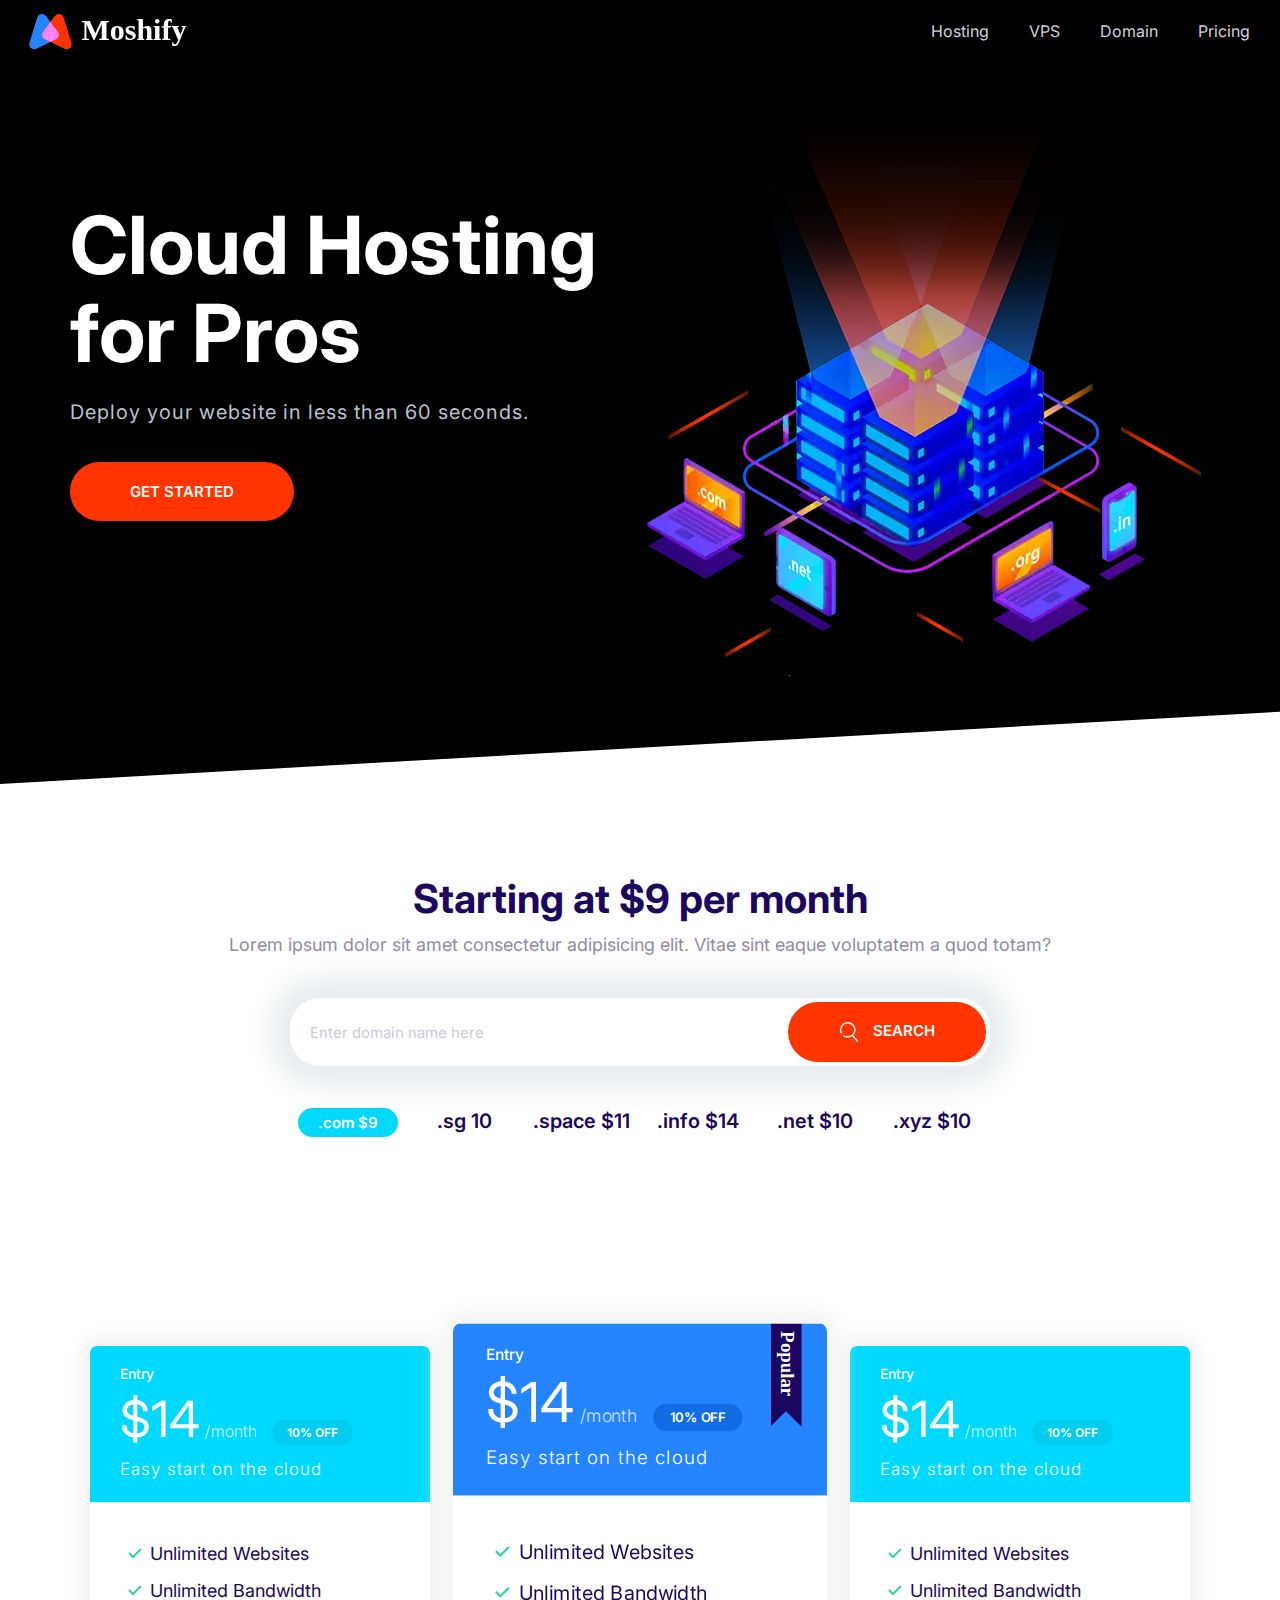
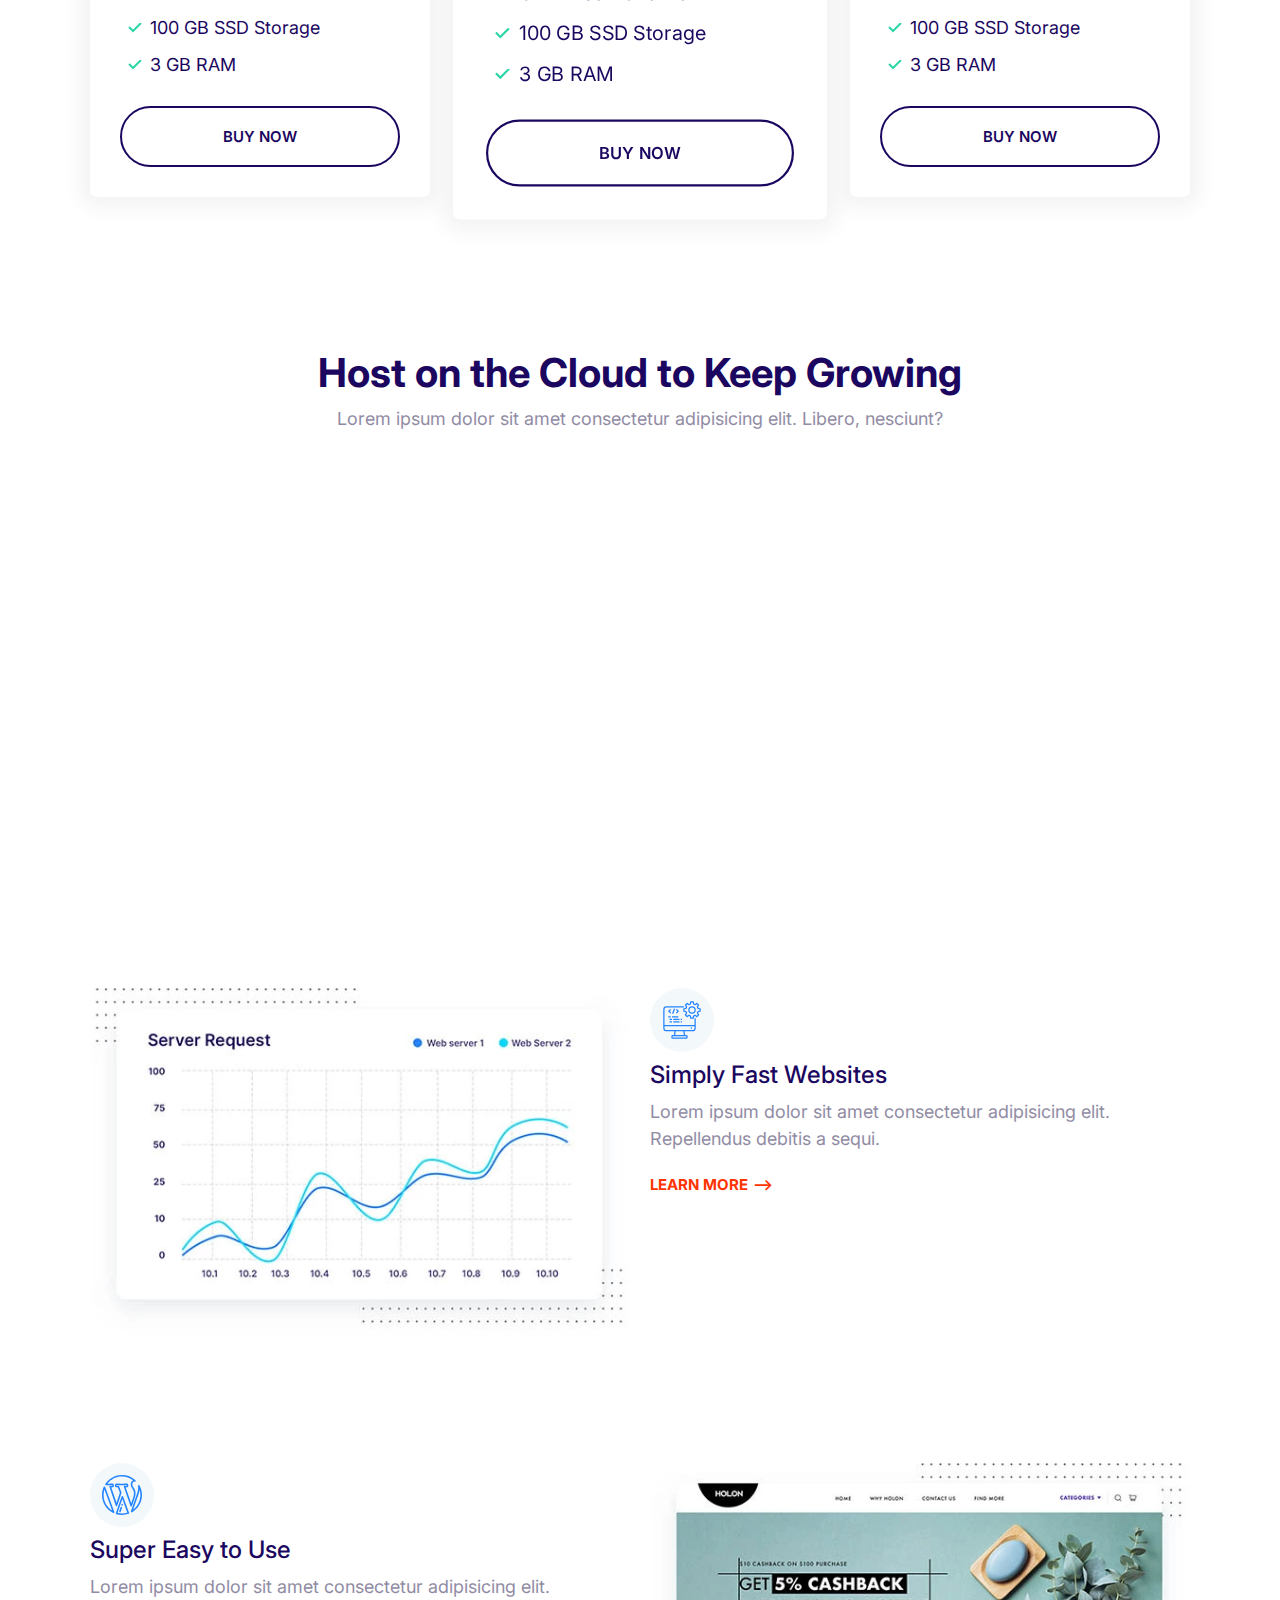
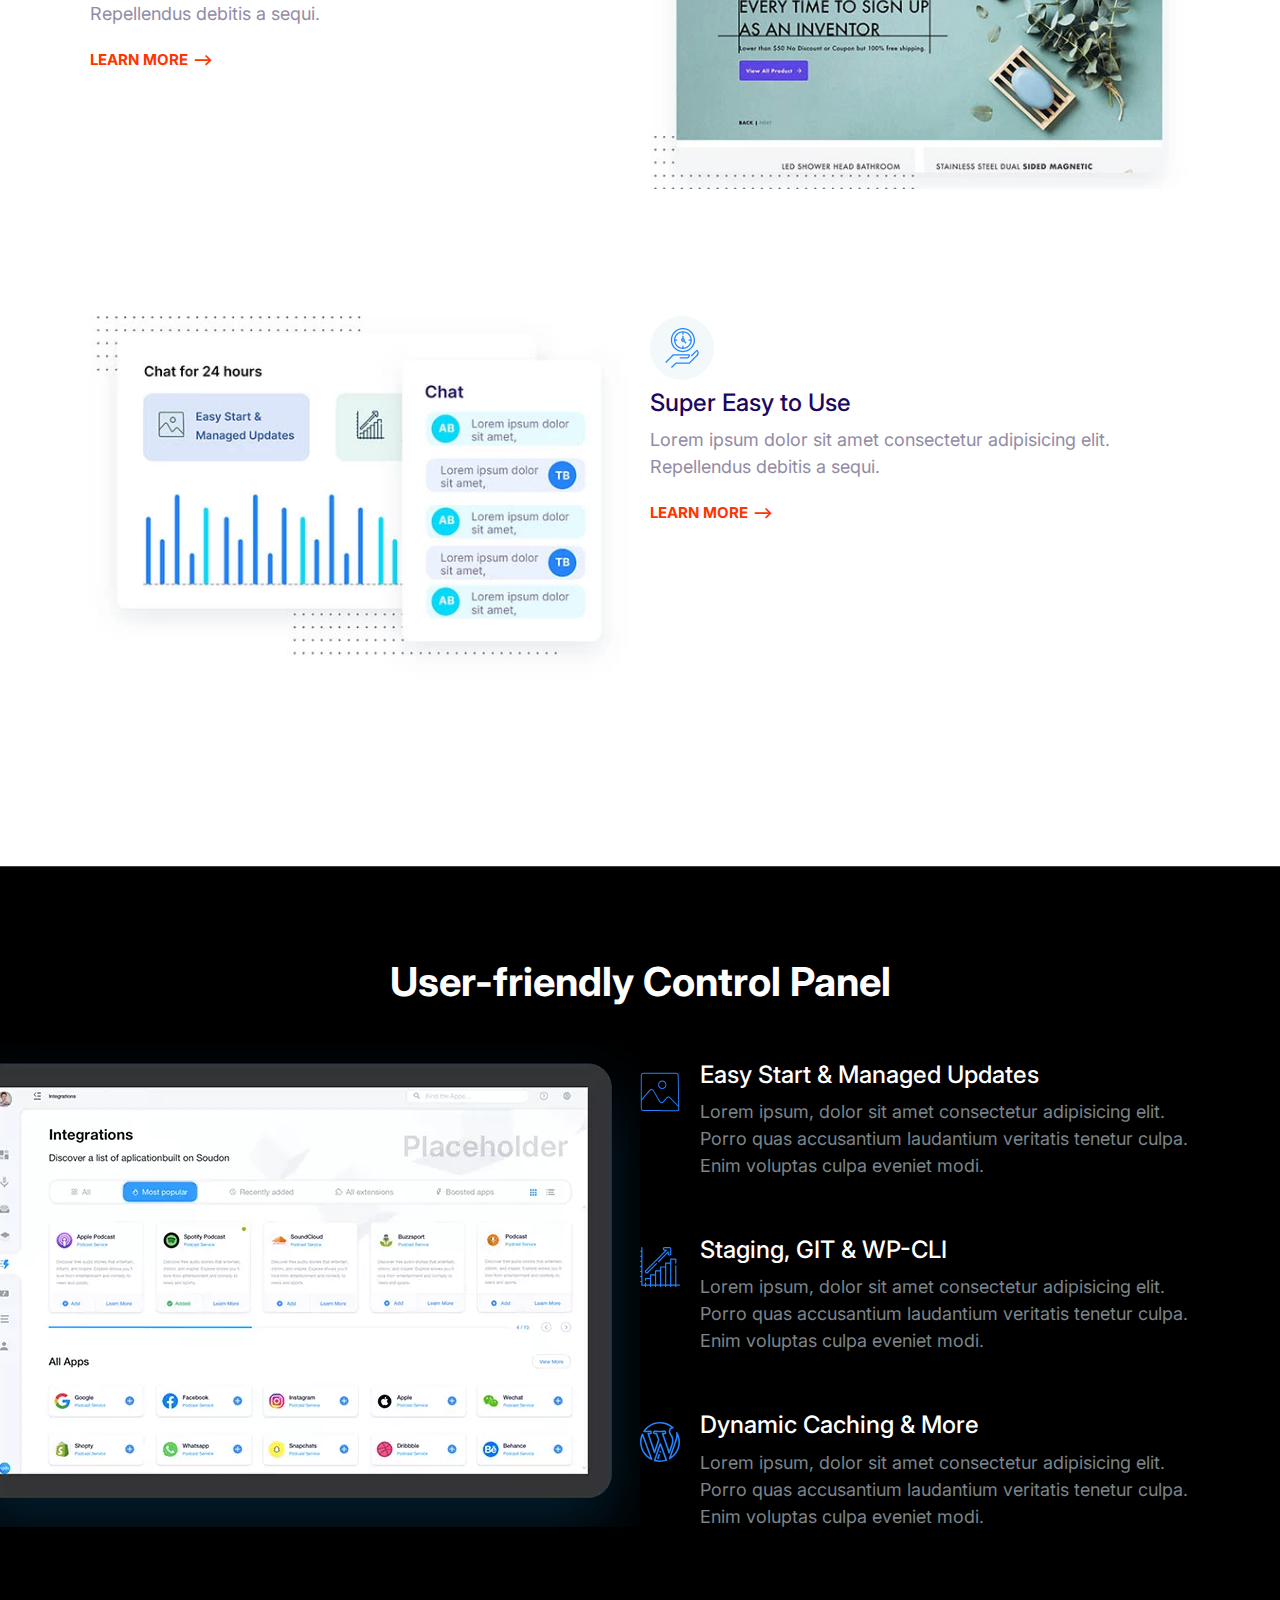
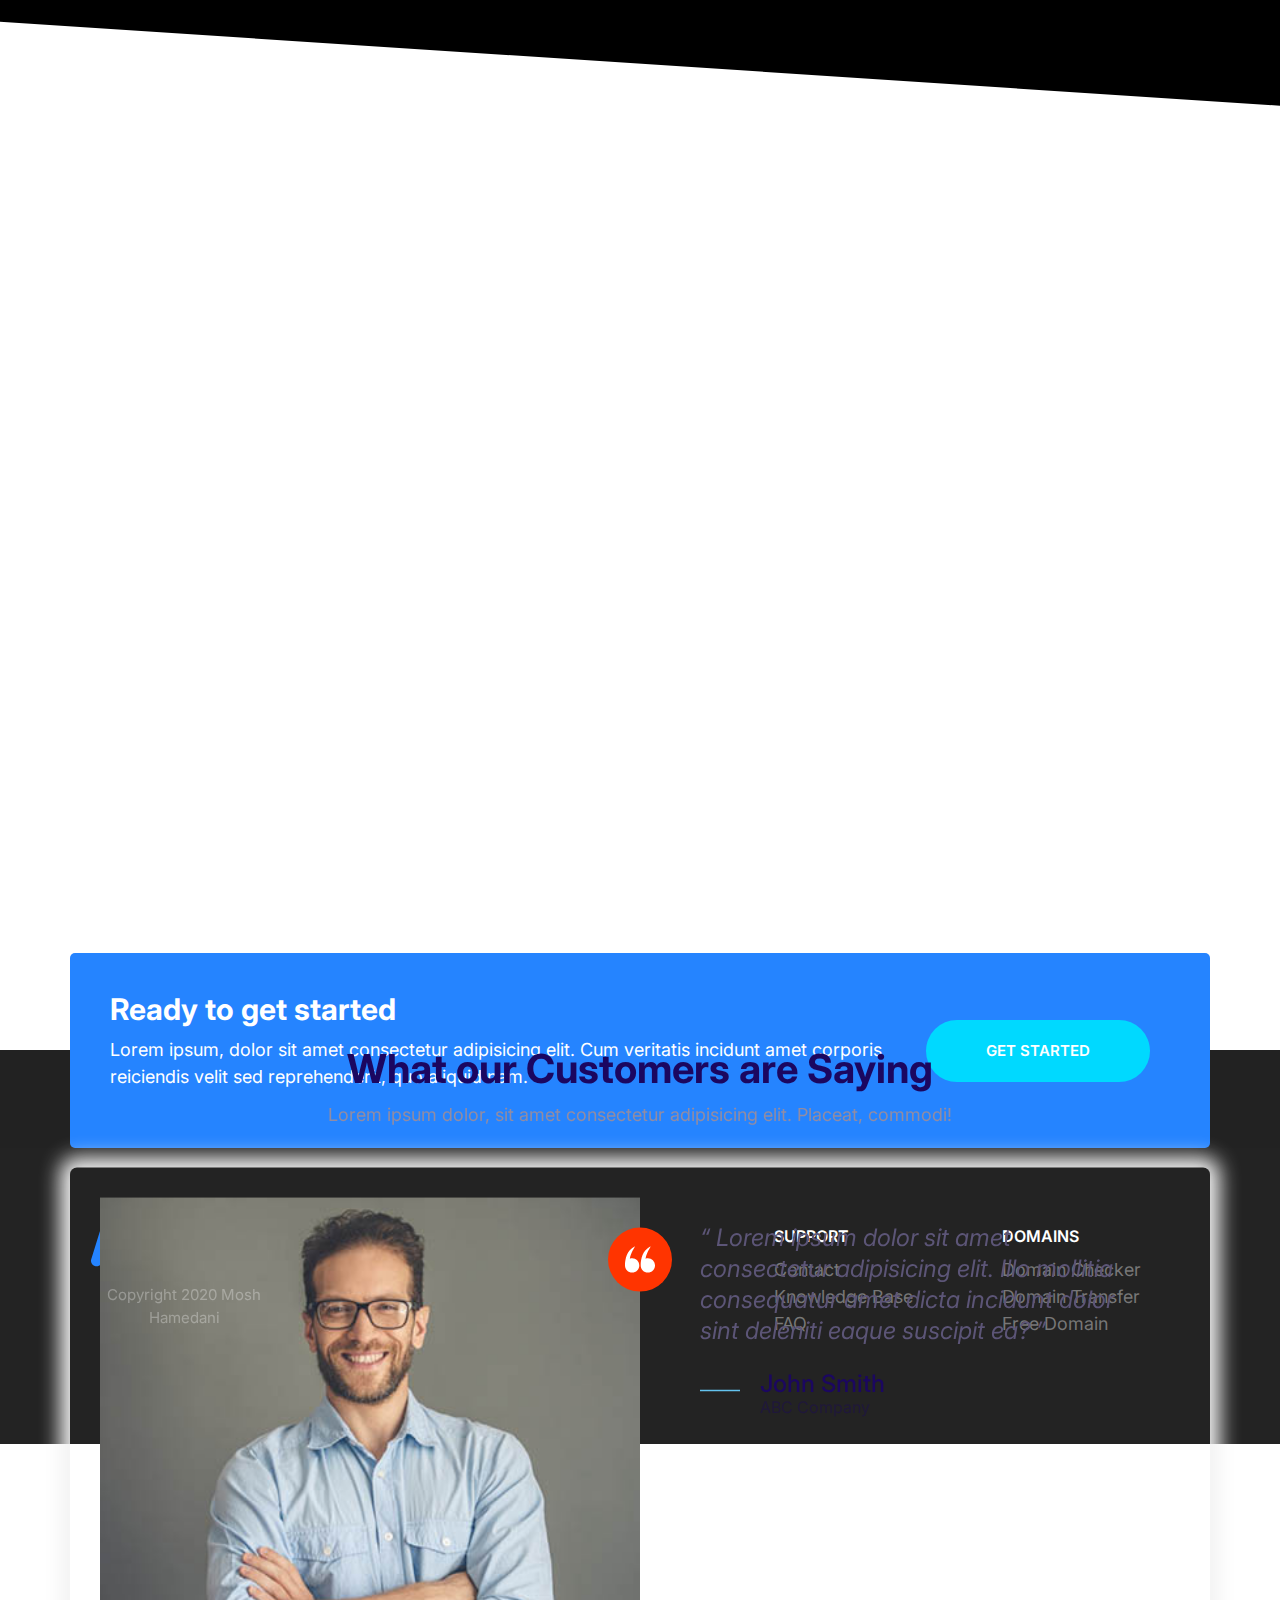
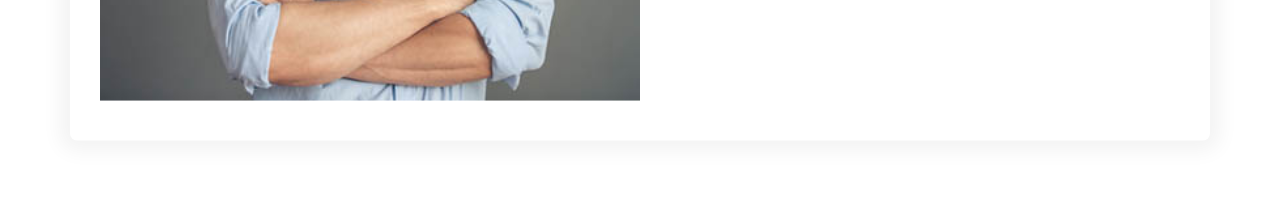
<file: index.html>
<!DOCTYPE html>
<html lang="en">
  <head>
    <meta charset="UTF-8" />
    <meta name="viewport" content="width=device-width, initial-scale=1.0" />
    <meta name="description" content="Deploy your website in 60secs">
    <title>Moshify - Go online for Just $9</title>
    <link rel="preconnect" href="https://fonts.googleapis.com" />
    <link rel="preconnect" href="https://fonts.gstatic.com" crossorigin />
    <link
      href="https://fonts.googleapis.com/css2?family=Inter:wght@400;600;700&family=Noto+Serif:ital,wght@1,100&family=Poppins:wght@300;900&family=Roboto:ital,wght@0,300;1,300&display=swap"
      rel="stylesheet"
    />
    <link rel="stylesheet" href="css/normalize.css" />
    <link rel="stylesheet" href="css/styles.css" />
    <link rel="stylesheet" href="https://unpkg.com/aos@next/dist/aos.css" />
  </head>
  <body>
    <header>
      <nav class="nav collapsible">
        <a class="nav__brand" href="/"><img src="images/logo.svg" alt="" /></a>
        <svg class="icon icon--white nav__toggler">
          <use xlink:href="images/sprite.svg#menu"></use>
        </svg>
        <ul class="list nav__list collapsible__content">
          <li class="nav__item"><a href="#">Hosting</a></li>
          <li class="nav__item"><a href="#">VPS</a></li>
          <li class="nav__item"><a href="#">Domain</a></li>
          <li class="nav__item"><a href="#">Pricing</a></li>
        </ul>
      </nav>
    </header>
    <section class="block block--dark block--skewed-left hero">
      <div class="container grid grid--1x2">
        <header class="block__header hero__content">
          <h1 class="block__heading">Cloud Hosting for Pros</h1>
          <p class="hero__tagline">
            Deploy your website in less than 60 seconds.
          </p>
          <a href="" class="btn btn--accent btn--stretched">Get Started</a>
        </header>
        <picture>
          <source
            type="image/webp"
            srcset="images/banner.webp 1x, images/banner@2x.webp 2x" />
          <source
            type="image/png"
            srcset="images/banner.png 1x, images/banner@2x.png 2x" />
          <img class="hero__image" src="images/banner.png" alt=""
        /></picture>
      </div>
    </section>
    <section class="block container block-domain">
      <header class="block__header">
        <h2>Starting at $9 per month</h2>
        <p>
          Lorem ipsum dolor sit amet consectetur adipisicing elit. Vitae sint
          eaque voluptatem a quod totam?
        </p>
      </header>
      <div class="input-group">
        <input type="text" class="input" placeholder="Enter domain name here" />
        <button class="btn btn--accent">
          <svg class="icon icon--white">
            <use xlink:href="images/sprite.svg#search"></use>
          </svg>
          Search
        </button>
      </div>
      <ul class="list block-domain__prices">
        <li><span class="badge badge--secondary">.com $9</span></li>
        <li>.sg 10</li>
        <li>.space $11</li>
        <li>.info $14</li>
        <li>.net $10</li>
        <li>.xyz $10</li>
      </ul>
    </section>
    <section class="block container block-plans">
      <div class="grid grid--1x3">
        <div class="plan">
          <div class="card card--secondary">
            <header class="card__header">
              <h3 class="plan__name">Entry</h3>
              <span class="plan__price">$14</span>
              <span class="plan__billing-cycle">/month</span>
              <span class="badge badge--secondary badge--small">10% OFF</span>
              <span class="plan__description">Easy start on the cloud</span>
            </header>
            <div class="card__body">
              <ul class="list list--tick">
                <li class="list__item">Unlimited Websites</li>
                <li class="list__item">Unlimited Bandwidth</li>
                <li class="list__item">100 GB SSD Storage</li>
                <li class="list__item">3 GB RAM</li>
              </ul>
              <button class="btn btn--outline btn--block">Buy Now</button>
            </div>
          </div>
        </div>
        <div class="plan plan--popular">
          <div class="card card--primary">
            <header class="card__header">
              <h3 class="plan__name">Entry</h3>
              <span class="plan__price">$14</span>
              <span class="plan__billing-cycle">/month</span>
              <span class="badge badge--primary badge--small">10% OFF</span>
              <span class="plan__description">Easy start on the cloud</span>
            </header>
            <div class="card__body">
              <ul class="list list--tick">
                <li class="list__item">Unlimited Websites</li>
                <li class="list__item">Unlimited Bandwidth</li>
                <li class="list__item">100 GB SSD Storage</li>
                <li class="list__item">3 GB RAM</li>
              </ul>
              <button class="btn btn--outline btn--block">Buy Now</button>
            </div>
          </div>
        </div>
        <div class="plan">
          <div class="card card--secondary">
            <header class="card__header">
              <h3 class="plan__name">Entry</h3>
              <span class="plan__price">$14</span>
              <span class="plan__billing-cycle">/month</span>
              <span class="badge badge--secondary badge--small">10% OFF</span>
              <span class="plan__description">Easy start on the cloud</span>
            </header>
            <div class="card__body">
              <ul class="list list--tick">
                <li class="list__item">Unlimited Websites</li>
                <li class="list__item">Unlimited Bandwidth</li>
                <li class="list__item">100 GB SSD Storage</li>
                <li class="list__item">3 GB RAM</li>
              </ul>
              <button class="btn btn--outline btn--block">Buy Now</button>
            </div>
          </div>
        </div>
      </div>
    </section>
    <section class="block container">
      <header class="block__header">
        <h2>Host on the Cloud to Keep Growing</h2>
        <p>
          Lorem ipsum dolor sit amet consectetur adipisicing elit. Libero,
          nesciunt?
        </p>
      </header>
      <article class="grid grid--1x2 feature">
        <div class="feature__content" data-aos="fade-right">
          <span class="icon-container">
            <svg class="icon icon--primary">
              <use xlink:href="images/sprite.svg#easy"></use>
            </svg>
          </span>
          <h3 class="feature__heading">Super Easy to Use</h3>
          <p>
            Lorem ipsum dolor sit amet consectetur adipisicing elit. Repellendus
            debitis a sequi.
          </p>
          <a href="" class="link-arrow">Learn More</a>
        </div>
        <picture data-aos="zoom-in-left">
          <source
            type="image/webp"
            srcset="images/easy.webp 1x, images/easy@2x.webp 2x"
          />
          <source
            type="image/jpg"
            srcset="images/easy.jpg 1x, images/easy@2x.jpg 2x"
          />
          <img class="feature__image" src="images/easy@2x.jpg" alt="" />
        </picture>
      </article>
      <article class="grid grid--1x2 feature">
        <div class="feature__content">
          <span class="icon-container">
            <svg class="icon icon--primary">
              <use xlink:href="images/sprite.svg#computer"></use>
            </svg>
          </span>
          <h3 class="feature__heading">Simply Fast Websites</h3>
          <p>
            Lorem ipsum dolor sit amet consectetur adipisicing elit. Repellendus
            debitis a sequi.
          </p>
          <a href="" class="link-arrow">Learn More</a>
        </div>
        <picture>
          <source
            type="image/webp"
            srcset="images/fast.webp 1x, images/fast@2x.webp 2x"
          />
          <source
            type="image/jpg"
            srcset="images/fast.jpg 1x, images/fast@2x.jpg 2x"
          />
          <img class="feature__image" src="images/fast@2x.jpg" alt="" />
        </picture>
      </article>
      <article class="grid grid--1x2 feature">
        <div class="feature__content">
          <span class="icon-container">
            <svg class="icon icon--primary">
              <use xlink:href="images/sprite.svg#wordpress"></use>
            </svg>
          </span>
          <h3 class="feature__heading">Super Easy to Use</h3>
          <p>
            Lorem ipsum dolor sit amet consectetur adipisicing elit. Repellendus
            debitis a sequi.
          </p>
          <a href="" class="link-arrow">Learn More</a>
        </div>
        <picture>
          <source
            type="image/webp"
            srcset="images/wordpress.webp 1x, images/wordpress@2x.webp 2x"
          />
          <source
            type="image/jpg"
            srcset="images/wordpress.jpg 1x, images/wordpress@2x.jpg 2x"
          />
          <img class="feature__image" src="images/wordpress@2x.jpg" alt="" />
        </picture>
      </article>
      <article class="grid grid--1x2 feature">
        <div class="feature__content">
          <span class="icon-container">
            <svg class="icon icon--primary">
              <use xlink:href="images/sprite.svg#clock"></use>
            </svg>
          </span>
          <h3 class="feature__heading">Super Easy to Use</h3>
          <p>
            Lorem ipsum dolor sit amet consectetur adipisicing elit. Repellendus
            debitis a sequi.
          </p>
          <a href="" class="link-arrow">Learn More</a>
        </div>
        <picture>
          <source
            type="image/webp"
            srcset="images/support.webp 1x, images/support@2x.webp 2x"
          />
          <source
            type="image/jpg"
            srcset="images/support.jpg 1x, images/support@2x.jpg 2x"
          />
          <img class="feature__image" src="images/support@2x.jpg" alt="" />
        </picture>
      </article>
    </section>
    <section class="block block--dark block--skewed-right block-showcase">
      <header class="block__header">
        <h2>User-friendly Control Panel</h2>
      </header>
      <div class="container grid grid--1x2">
        <picture class="block-showcase__image">
          <source
            type="image/webp"
            srcset="images/ipad.webp 1x, images/ipad@2x.webp 2x" />
          <source
            type="image/png"
            srcset="images/ipad.png 1x, images/ipad@2x.png 2x" />
          <img class="block-showcase__image" src="images/ipad.png" alt=""
        /></picture>
        <ul class="list">
          <li>
            <div class="media">
              <div class="media__image">
                <svg class="icon icon--primary">
                  <use xlink:href="images/sprite.svg#snap"></use>
                </svg>
              </div>
              <div class="media__body">
                <h3 class="media__title">Easy Start & Managed Updates</h3>
                <p>
                  Lorem ipsum, dolor sit amet consectetur adipisicing elit.
                  Porro quas accusantium laudantium veritatis tenetur culpa.
                  Enim voluptas culpa eveniet modi.
                </p>
              </div>
            </div>
          </li>
          <li>
            <div class="media">
              <div class="media__image">
                <svg class="icon icon--primary">
                  <use xlink:href="images/sprite.svg#growth"></use>
                </svg>
              </div>
              <div class="media__body">
                <h3 class="media__title">Staging, GIT & WP-CLI</h3>
                <p>
                  Lorem ipsum, dolor sit amet consectetur adipisicing elit.
                  Porro quas accusantium laudantium veritatis tenetur culpa.
                  Enim voluptas culpa eveniet modi.
                </p>
              </div>
            </div>
          </li>
          <li>
            <div class="media">
              <div class="media__image">
                <svg class="icon icon--primary">
                  <use xlink:href="images/sprite.svg#wordpress"></use>
                </svg>
              </div>
              <div class="media__body">
                <h3 class="media__title">Dynamic Caching & More</h3>
                <p>
                  Lorem ipsum, dolor sit amet consectetur adipisicing elit.
                  Porro quas accusantium laudantium veritatis tenetur culpa.
                  Enim voluptas culpa eveniet modi.
                </p>
              </div>
            </div>
          </li>
        </ul>
      </div>
    </section>
    <section class="block" data-aos="slide-up">
      <header class="block__header">
        <h2>What our Customers are Saying</h2>
        <p>
          Lorem ipsum dolor, sit amet consectetur adipisicing elit. Placeat,
          commodi!
        </p>
      </header>
      <div class="container">
        <div class="card testimonial">
          <div class="grid grid--1x2">
            <div class="tesimonial__image">
              <img
                src="images/testimonial.jpg"
                alt="A happy smiling customer"
              />
              <span class="icon-container icon-container--accent">
                <svg class="icon icon--white icon--small">
                  <use xlink:href="images/sprite.svg#quotes"></use>
                </svg>
              </span>
            </div>
            <blockquote class="quote">
              <p class="quote__text">
                Lorem ipsum dolor sit amet consectetur adipisicing elit. Illo
                mollitia consequatur amet dicta incidunt dolor sint deleniti
                eaque suscipit ea?
              </p>
              <footer>
                <div class="media">
                  <div class="media__image">
                    <svg class="icon icon--primary quote__line">
                      <use xlink:href="images/sprite.svg#line"></use>
                    </svg>
                  </div>
                  <div class="media__body">
                    <h3 class="media__title quote__author">John Smith</h3>
                    <p class="quote__organization">ABC Company</p>
                  </div>
                </div>
              </footer>
            </blockquote>
          </div>
        </div>
      </div>
    </section>
    <section class="callouts">
        <div class="callout callout--primary container">
          <div class="grid grid--1x2">
            <div class="callout__content">
              <h2 class="callout__heading">Ready to get started</h2>
              <p>
                Lorem ipsum, dolor sit amet consectetur adipisicing elit. Cum veritatis
                incidunt amet corporis reiciendis velit sed reprehenderit, quo aliquid
                nam.
              </p>
            </div>
            <a href="" class="btn btn--secondary btn--stretched">Get Started</a>
          </div>
      </div>
    </section>
    <footer class="block block--dark footer">
      <div class="container grid footer__sections">
        <section class="collapsible collapsible--expanded footer__section">
          <div class="collapsible__header">
            <h2 class="collapsible__heading footer__heading">PRODUCTS</h2>
            <svg class="icon icon--white collapsible__chevron">
              <use xlink:href="images/sprite.svg#chevron"></use>
            </svg>
          </div>
          <div class="collapsible__content">
            <ul class="list">
              <li><a href="#">Website Hosting</a></li>
              <li><a href="#">Free Automated Wordpress</a></li>
              <li><a href="#">Migrations</a></li>
            </ul>
          </div>
        </section>
        <section class="collapsible footer__section">
          <div class="collapsible__header">
            <h2 class="collapsible__heading footer__heading">COMPANY</h2>
            <svg class="icon icon--white collapsible__chevron">
              <use xlink:href="images/sprite.svg#chevron"></use>
            </svg>
          </div>
          <div class="collapsible__content">
            <ul class="list">
              <li><a href="#">About</a></li>
              <li><a href="#">Affiliates</a></li>
              <li><a href="#">Blog</a></li>
            </ul>
          </div>
        </section>
        <section class="collapsible footer__section">
          <div class="collapsible__header">
            <h2 class="collapsible__heading footer__heading">SUPPORT</h2>
            <svg class="icon icon--white collapsible__chevron">
              <use xlink:href="images/sprite.svg#chevron"></use>
            </svg>
          </div>
          <div class="collapsible__content">
            <ul class="list">
              <li><a href="#">Contact</a></li>
              <li><a href="#">Knowledge Base</a></li>
              <li><a href="#">FAQ</a></li>
            </ul>
          </div>
        </section>
        <section class="collapsible footer__section">
          <div class="collapsible__header">
            <h2 class="collapsible__heading footer__heading">DOMAINS</h2>
            <svg class="icon icon--white collapsible__chevron">
              <use xlink:href="images/sprite.svg#chevron"></use>
            </svg>
          </div>
          <div class="collapsible__content">
            <ul class="list">
              <li><a href="#">Domain Checker</a></li>
              <li><a href="#">Domain Transfer<Base></Base></a></li>
              <li><a href="#">Free Domain</a></li>
            </ul>
          </div>
        </section>
        <div class="footer__brand">
          <img src="images/logo.svg" alt="" />
          <p class="footer__copyright">Copyright 2020 Mosh Hamedani</p>
        </div>
      </div>
    </footer>
    <script src="js/main.js"></script>
    <script src="https://unpkg.com/aos@next/dist/aos.js"></script>
    <script>
      AOS.init();
    </script>
  </body>
</html>
</file>
<file: css/styles.css>
:root {
    --color-primary: #2584ff;
    --color-secondary: #00d9ff;
    --color-accent: #ff3400;
    --color-headings: #1b0760;
    --color-body: #918ca4;
    --color-body-darker: #5c5577;
    --color-border: #ccc;
    --border-radius: 30px;
}

*, *::after, *::before {
    box-sizing: border-box;
}

/* Topography */
::selection {
    background: var(--color-primary);
    color: #fff;
}

html {
    font-size: 62.5%;
}
body {
    font-family: Inter, Arial, Arial, Helvetica, sans-serif;
    font-size: 2.4rem;
    line-height: 1.5;
    color: var(--color-body);
}

h1, h2, h3 {
    color: var(--color-headings);
    margin-bottom: 1rem;
    line-height: 1.1;
}

h1 {
    font-size: 7rem;
}

h2 {
    font-size: 4rem;
}

h3 {
    font-size: 3rem;
    font-weight: 500;
}

p {
    margin-top: 0;
}

@media screen and (min-width: 1024px) {
    body {
        font-size: 1.8rem;
    }

    h1 {
        font-size: 8rem;
    }

    h2 {
        font-size: 4rem;
    }

    h3 {
        font-size: 2.4rem;
    }
}

/* Links */
a {
    text-decoration: none;
}

.link-arrow {
    color: var(--color-accent);
    text-transform: uppercase;
    font-size: 2rem;
    font-weight: bold;
}

.link-arrow::after {
    content: "-->";
    margin-left: 5px;
    transition: margin 0.15s;
}

.link-arrow:hover::after {
    margin-left: 10px;
}

@media screen and (min-width: 1024px) {
    .link-arrow {
        font-size: 1.5rem;
    }
}

/* Badges */

.badge {
    border-radius: 20px;
    font-size: 2rem;
    font-weight: 600;
    padding: 0.5rem 2rem;
    white-space: nowrap;
}

.badge--primary {
    background: var(--color-primary);
    color: #fff;
}

.badge--secondary {
    background: var(--color-secondary);
    color: #fff;
}

.badge--small {
    font-size: 1.6rem;
    padding:  0.5rem 1.5rem;
}

@media screen and (min-width: 1024px) {
    .badge {
        font-size: 1.5rem;
    }

    .badge--small {
        font-size: 1.2rem;
    }
}

/* Lists */
.list {
    list-style: none;
    padding-left: 0;
}

.list--inline .list__item {
    display: inline-block;
    margin-right: 2rem;
}

.list--tick {
    list-style-image: url(../images/tick.svg);
    padding-left: 3rem;
    color: var(--color-headings);
}

.list--tick .list__item {
    padding-left: 0.5rem;
    margin-bottom: 1rem;
}

@media screen and (min-width: 1024px) {
    .list--tick .list__item {
        padding-left: 0;
    }
}

/* Icons */
.icon {
    width: 40px;
    height: 40px;
}

.icon--small {
    width: 30px;
    height: 30px;
}

.icon--primary {
    fill: var(--color-primary);
}

.icon--white {
    fill: #fff;
}


.icon-container {
    background: #f3f9fa;
    width: 64px;
    height: 64px;
    border-radius: 100%;
    display: inline-flex;
    justify-content: center;
    align-items: center;
}

.icon-container--accent {
    background: var(--color-accent);
}

/* Buttons  */
.btn {
    border-radius: 40px;
    border: 0;
    cursor: pointer;
    font-size: 1.8rem;
    font-weight: 600;
    margin: 1rem 0;
    outline: 0;
    padding: 2rem 4vw;
    text-transform: uppercase;
    text-align: center;
    white-space: nowrap;
}

.btn .icon {
    width: 2rem;
    height: 2rem;
    margin-right: 1rem;
    vertical-align: middle;
}
.btn--primary {
    background: var(--color-primary);
    color: #fff;
}

.btn--primary:hover {
    background: #3a8ffd;
}

.btn--secondary{
    background: var(--color-secondary);
    color: #fff;
}

.btn--secondary:hover {
    background: #00c8eb;
}

.btn--accent {
    background: var(--color-accent);
    color: #fff;
}

.btn--accent:hover {
    background: #ec3000;
}

.btn--outline {
    background: #fff;
    color: var(--color-headings);
    border: 2px solid var(--color-headings);
}

.btn--outline:hover {
    background: #fff;
    color: var(--color-headings);

}
.btn--block {
    width: 100%;
    display: inline-block; 
}

.btn--stretched {
    padding-left: 6rem;
    padding-right: 6rem;
}

@media screen and (min-width: 1024px) {
    .btn {
        font-size: 1.5rem;
    }
}

/* Inputs */

.input {
    border-radius: var(--border-radius);
    border: 1px solid var(--color-border);
    color: var(--color-headings);
    font-size: 2rem;
    outline: 0;
    padding: 1.5rem 3.5rem;
}

::placeholder {
    color: #cdcbd7;
}

.input-group {
    border: 1px solid var(--color-border);
    border-radius: var(--border-radius);
    display: flex;
}

.input-group .input {
    border: 0;
    flex-grow: 1;
    padding: 1.5rem 2rem;
    width: 0;
}

.input-group .btn {
    margin: 4px;
}

@media screen and (min-width: 1024px) {
    .input {
        font-size: 1.5rem;
    }
}

/* Cards */
.card {
    border-radius: 7px;
    box-shadow: 0 0 20px 10px #f3f3f3;
    overflow: hidden;
}

.card__header, 
.card__body {
    padding: 2rem 3rem;
}

.card--primary .card__header {
    background: var(--color-primary);
    color: #fff;
}

.card--secondary .card__header {
    background: var(--color-secondary);
    color: #fff;
}

.card--primary .badge--primary {
    background: #126de4;
}

.card--secondary .badge--secondary {
    background: #02cdf1;
}

/* Plans */
.plan {
    transition: transform 0.2s ease-out;
}

.plan__name {
    color: #fff;
    margin: 0;
    font-weight: 500;
    font-size: 2.4rem;
}

.plan__price {
   font-size: 6rem; 
}

.plan__billing-cycle {
    font-size: 2.4rem;
    font-weight: 300;
    opacity: 0.8;
    margin-right: 1rem;
}

.plan__description {
   font-size: 2rem; 
   font-weight: 300;
   letter-spacing: 1px;
   display: block;
}
.plan .list__items {
    margin-bottom: 2rem;
}

.plan--popular {
    transform: scale(1.1);
}
.plan--popular .card__header {
    position: relative;
}

.plan--popular .card__header::before {
    content: url(../images/popular.svg);
    width: 40px;
    display: inline-block;
    position: absolute;
    top: -6px;
    right: 5%;
}

.plan:hover {
    transform: scale(1.05);
}

.plan--popular:hover {
    transform: scale(1.15);
}

@media screen and (min-width: 1024px) {
    .plan__name {
      font-size: 1.4rem;
    }
  
    .plan__price {
      font-size: 5rem;
    }
  
    .plan__billing-cycle {
      font-size: 1.6rem;
    }
  
    .plan__description {
      font-size: 1.7rem;
    }
  }

  /* Media */
  .media {
    display: flex;
    margin-bottom: 4rem;
  }

  .media__title {
    margin-top: 0;
  }

  .media__body {
    margin: 0 2rem;
  }

  .media__image {
    margin-top: 1rem;
  }

  /* Quotes */
.quote {
    font-size: 3rem;
    font-style: italic;
    color: var(--color-body-darker);
    line-height: 1.3;
}

.quote__text::before {
    content: open-quote;
}

.quote__text::after {
    content: close-quote;
}

.quote__author {
    font-size: 3rem;
    font-weight: 500;
    font-style: normal;
    margin-bottom: 0;
}

.quote__organization {
    color: var(--color-headings);
    opacity: 0.4;
    font-size: 2rem;
    font-style: normal;
}

.quote__line {
    position: relative;
    bottom: 10px;
}

@media screen and (min-width: 1024px){
    .quote {
        font-size: 2rem;
    }
    .quote__author {
        font-size: 2.4rem;
    }
    .quote__organization {
        font-size: 1.6rem;
    } 
}

/* Grids */
.grid {
    display: grid;
}

@media screen and (min-width: 768px) {
    .grid--1x2 {
        grid-template-columns: repeat(2, 1fr);
    }
}


@media screen and (min-width: 1024px) {
    .grid--1x3 {
        grid-template-columns: repeat(3, 1fr);
    }
}

/* Testimonials */
.testimonial {
    padding: 3rem;
}

.tesimonial__image {
    position: relative;
}

.tesimonial__image > img {
    width: 100%
}

.tesimonial__image > .icon-container {
    position: absolute;
    top: 3rem;
    right: -32px;
}

@media screen and (min-width: 768px) {
    .testimonial .quote,
    .testimonial, .quote__author {
        font-size: 2.4rem;
    }

    .testimonial .quote {
        margin-left: 6rem;
    }
}

/* Callouts */
.callouts {
    background: linear-gradient(#fff 50%, #222 50%);
    padding-left: 3rem;
    padding-right: 3rem;
}

.callout {
  padding: 4rem;
  border-radius: 5px;
  z-index: 9;
}

.callout--primary {
  background: var(--color-primary);
  color: #fff;
}

.callout__heading {
  color: #fff;
  margin-top: 0;
  font-size: 3rem;
}

.callout .btn {
  justify-self: center;
  align-self: center;
}

.callout__content {
  text-align: center;
}

@media screen and (min-width: 768px) {
    .callout .grid--1x2 {
        grid-template-columns: 1fr auto;
    }

    .callout__content {
        text-align: left;
    }

    .callout .btn {
        justify-self: start;
        margin: 0 2rem;
    }

    .callouts {
        padding-left: 5rem;
        padding-right: 5rem;
    }
}

/* Collapsibles */

.collapsible__header {
    display: flex;
    justify-content: space-between;
}

.collapsible__heading {
    margin-top: 0;
    font-size: 3rem;
}

.collapsible__chevron {
    transform: rotate(-90deg);
    transition: transform 0.3s;
}

.collapsible__content {
    max-height: 0;
    overflow: hidden;
    opacity: 0;
    transition: all 0.3s;
}

.collapsible--expanded .collapsible__chevron {
    transform: rotate(0);
}

.collapsible--expanded .collapsible__content {
    max-height: 100vh;
    opacity: 1;
}

/* Blocks */
.block {
    --padding-vertical: 6rem;
    padding: var(--padding-vertical) 2rem;
}

.block__header {
    text-align: center;
    margin-bottom: 4rem;
}

.block__heading {
    margin-top: 0;
}

.block--dark {
    background: #000;
    color: #7b858b;
}

.block--dark h1,
.block--dark h2,
.block--dark h3 {
    color: #fff;
}

.block--skewed-right {
    padding-bottom: calc(var(--padding-vertical) + 4rem);
    clip-path: polygon(0% 0%, 100% 0%, 100% 100%, 0% 90%);
}

.block--skewed-left {
    padding-bottom: calc(var(--padding-vertical) + 4rem);
    clip-path: polygon(0% 0%, 100% 0%, 100% 90%, 0% 100%);
}

.container {
    max-width: 1140px;
    margin: 0 auto;
}


/* Navigation Bar */
.nav {
    background: #000;
    display: flex;
    justify-content: space-between;
    flex-wrap: wrap;
    padding: 0 1rem;
    align-items: center;
}

.nav__list {
    width: 100%;
    margin: 0;
}

.nav__item {
    padding: 0.5rem 2rem;
    border-bottom: 1px solid #222;
}

.nav__item>a {
    color: #d2d0db;
    transition: color 0.3s;
}

.nav__item>a:hover {
    color: #fff;
}

.nav__toggler {
    opacity: 0.5;
    transition: box-shadow 0.15s;
    cursor: pointer;
}

nav.collapsible--expanded .nav__toggler {
    opacity: 1;
    box-shadow: 0 0 0 3px #666;
    border-radius: 5px;
}

.nav__brand {
    transform: translateY(5px);
}

@media screen and (min-width: 768px) {
    .nav__toggler {
        display: none;
    }

    .nav__list {
        width: auto;
        display: flex;
        font-size: 1.6rem;
        max-height: 100%;
        opacity: 1;
    }

    .nav__item {
       border: 0; 
    }
}

/* Hero */
.hero__tagline {
    font-size: 2rem;
    color: #b9c3cf;
    letter-spacing: 1px;
    margin: 2rem 0 5rem;
}

.hero__image {
    width: 100%;
}

@media screen and (min-width: 768px) {
    .hero {
        padding-top: 0;
    }
    .hero__content {
        text-align: left;
        align-self: center;
    } 
}

/* Domain Block */
.block-domain .input-group {
    box-shadow: 0 0 30px 20px #e6ebee;
    border: 0;
    margin: 4rem auto;
    max-width: 700px;
}

.block-domain__prices {
    color: var(--color-headings);
    display: grid;
    grid-template-columns: repeat(2, 1fr);
    grid-template-rows: repeat(2, 6rem);
    font-size: 2rem;
    font-weight: 600;
    justify-items: center;
    max-width: 700px;
    margin: 0 auto;
}

@media screen and (min-width: 768px) {
    .block-domain__prices {
        grid-template-columns: repeat(auto-fit, minmax(100px, 1fr));
    } 
}

/* Plans Block */

.block-plans .grid {
    gap: 8rem 4rem;
}

.block-plans .card {
    max-width: 500px;
    margin: 0 auto;
}

/* Features */
.feature {
    gap: 4rem 2rem;
    margin: 12rem 0;
}

.feature:first-of-type {
    margin-top: 6rem;
}
.feature__heading {
    margin: 1rem 0;
}

.feature__image {
    width: 100%;
}

@media screen and (min-width: 768px) {
    .feature:nth-of-type(even) .feature__content {
        order: 2;
    }
}

/* Showcase Block */
.block-showcase__image {
   justify-self: end;
}

.block-showcase__image > img {
    width: 100%;
    
}

@media screen and (min-width: 768px) {
    .block-showcase .grid {
        grid-template-columns: 50% 50%;
    }
    .block-showcase__image > img {
        width: auto; 
        max-width: 700px;
     }
}

/* Footer */
.footer {
    background: #232323;
}

.footer a {
    color: #777;
    transition: color 0.3s;
}

.footer a:hover {
   color: #fff; 
}
.footer__section {
    padding: 2rem;
    border-bottom: 1px solid #393939;
}

.footer__section .list {
    margin: 0;
}

.footer__heading {
    text-transform: uppercase;
    font-weight: 600;
}

.footer__brand {
    margin-top: 5rem;
    text-align: center;
}

.footer__brand img {
    width: 100%;
    max-width: 230px;
}

.footer__copyright {
    font-size: 2.1rem;
    color: #fff;
    opacity: 0.3;
}

@media screen and (min-width: 768px) {
    .footer__sections {
        grid-template-columns: repeat(auto-fit, minmax(10rem, 1fr));
    }

    .footer .collapsible__chevron {
        display: none;
    }

    .footer .collapsible__content {
        opacity: 1;
        max-height: 100%;
    }

    .footer__brand {
        order: -1;
        margin-top: 1rem;
    }

    .footer__copyright {
        font-size: 1.5rem;
    }

    .footer__section {
        border: 0;
    }

    .footer__heading {
        font-size: 1.6rem;
    }

}
</file>
